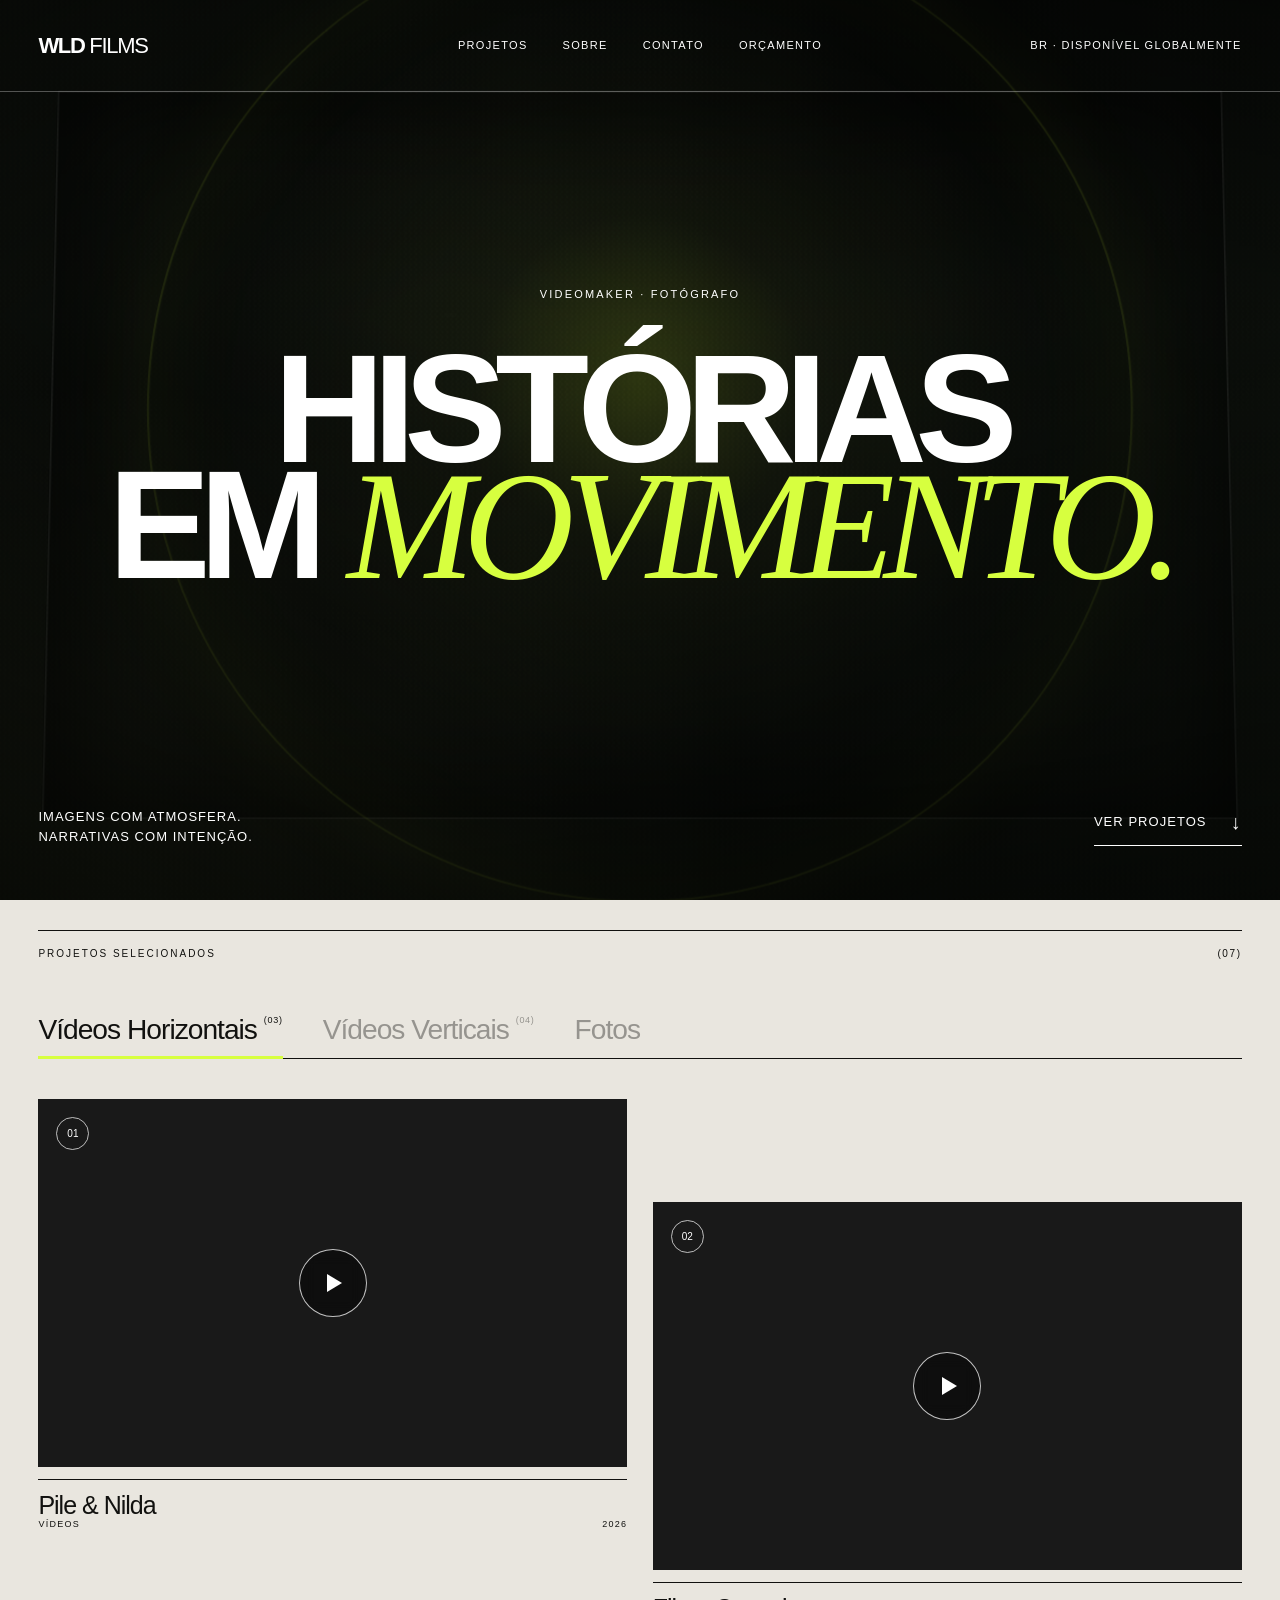
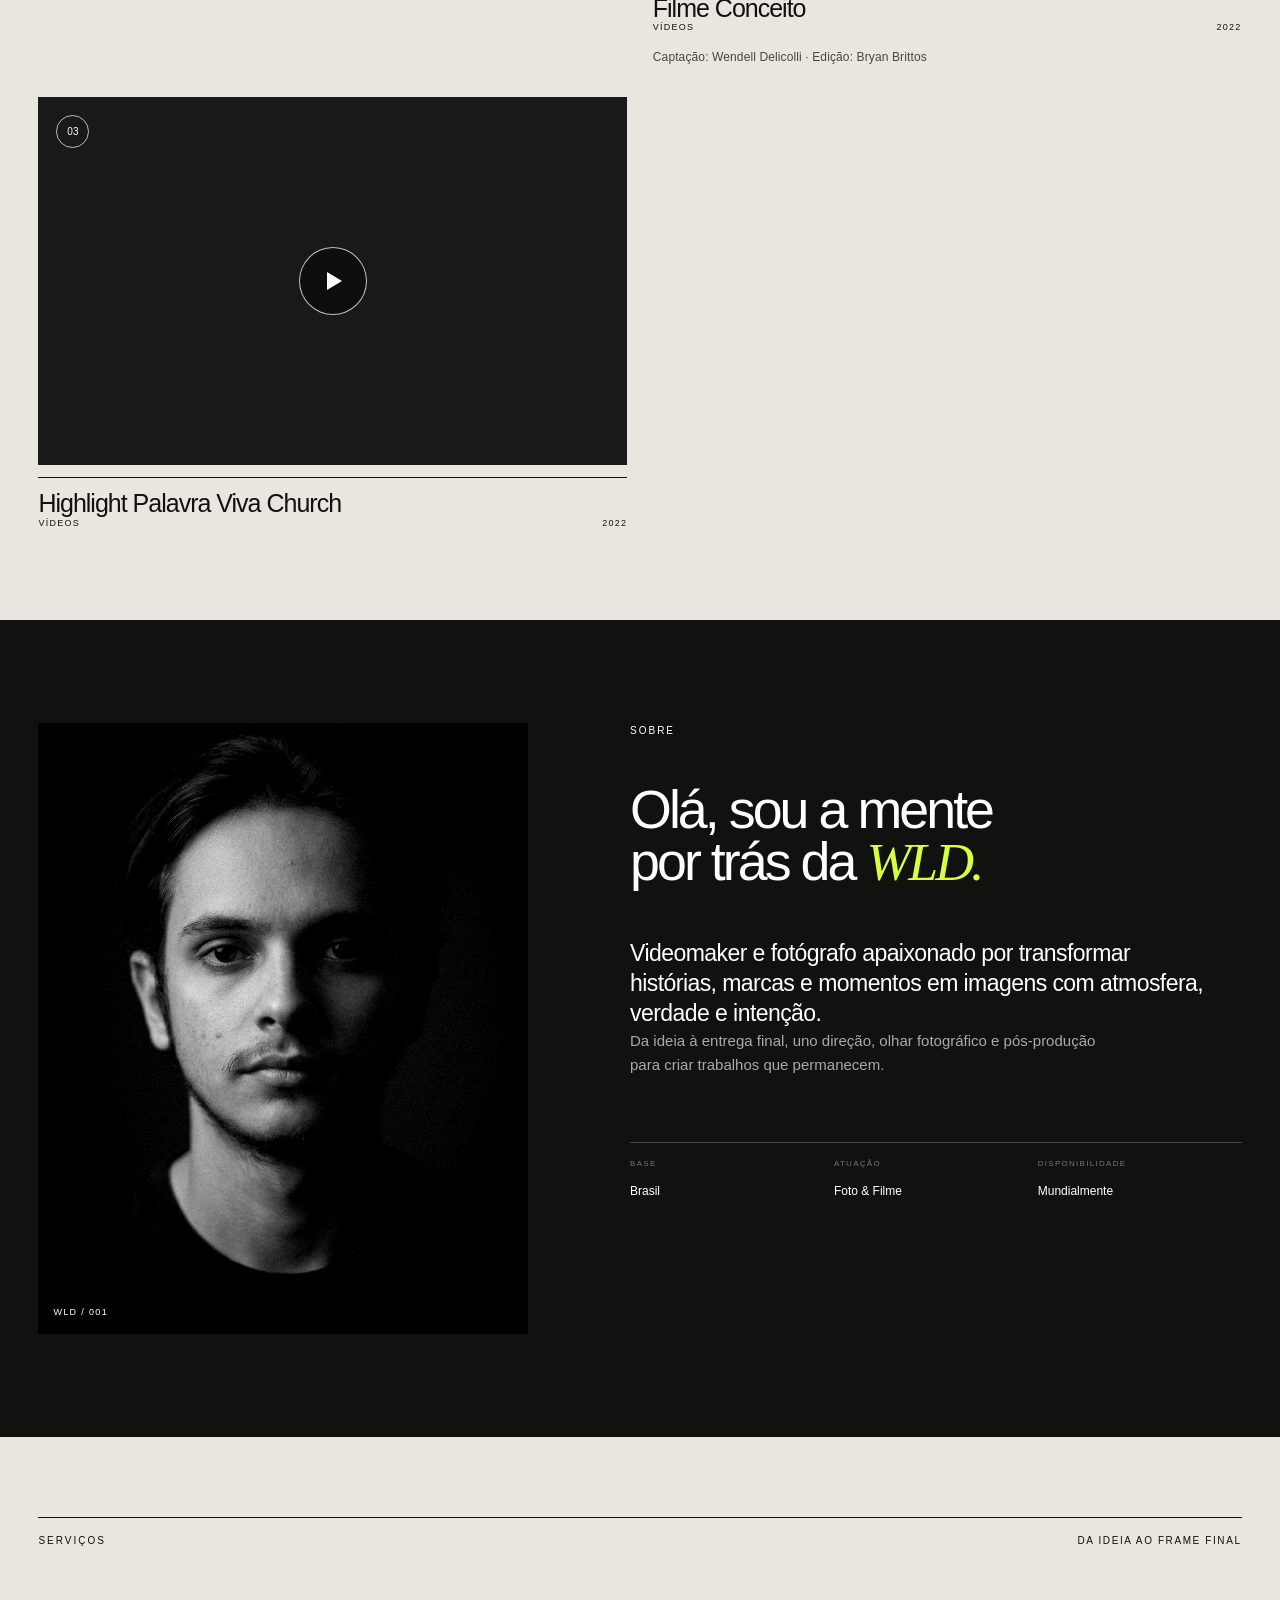
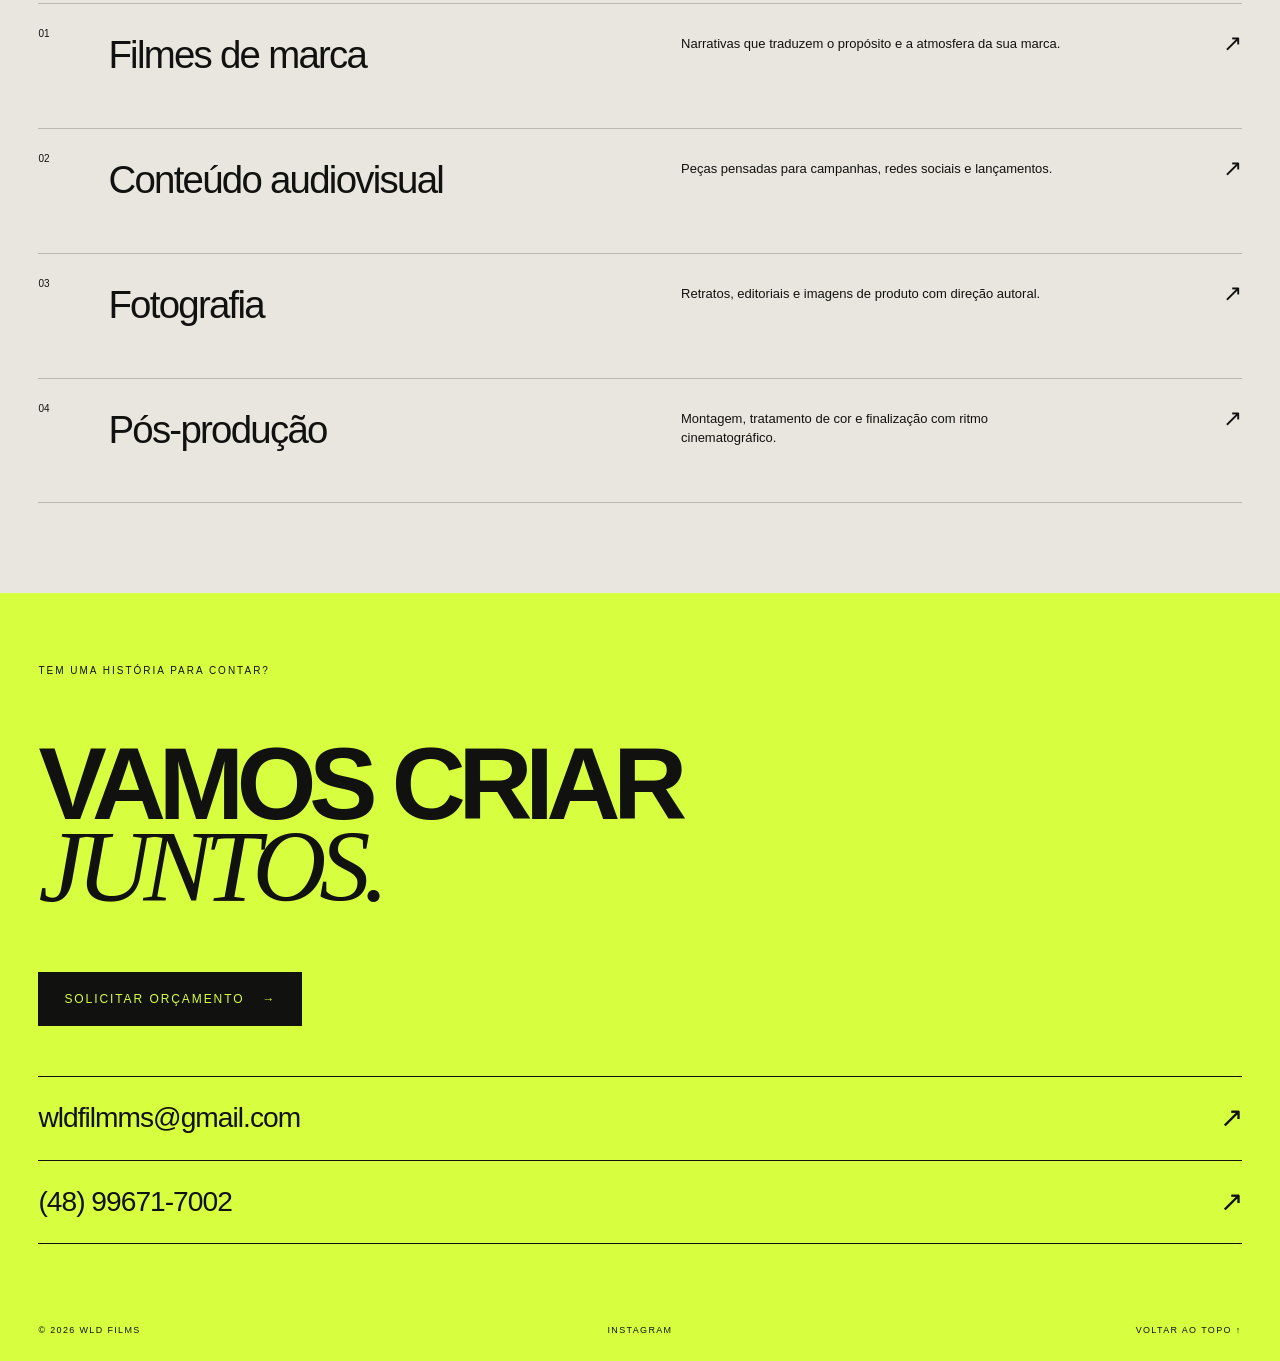
<file: index.html>
<!DOCTYPE html><html lang="pt-BR"><head><title>WLD FILMS — Videomaker &amp; Fotógrafo</title><meta name="description" content="Filmes e fotografias com atmosfera, verdade e intenção."><meta charSet="utf-8"/><meta name="viewport" content="width=device-width, initial-scale=1"/><link rel="preload" href="/images/about-wendell.jpg" as="image"/><link rel="stylesheet" href="/_next/static/css/index.PortraitPreview.css" data-rsc-css-href="/_next/static/css/index.PortraitPreview.css" data-precedence="vite-rsc/importer-resources"/><link rel="stylesheet" href="/assets/site.css?v=9"/>
</head><body><main><header class="topbar"><a class="brand" href="#inicio" aria-label="WLD Films, início">WLD <span>FILMS</span></a><nav aria-label="Navegação principal"><a href="#projetos">Projetos</a><a href="#sobre">Sobre</a><a href="#contato">Contato</a><a href="/orcamento">Orçamento</a></nav><span class="location">BR · DISPONÍVEL GLOBALMENTE</span></header><section class="hero" id="inicio"><div class="hero-visual" aria-hidden="true"><span></span></div><div class="hero-shade"></div><div class="hero-content"><p class="hero-kicker">Videomaker · Fotógrafo</p><h1>HISTÓRIAS<br/>EM <em>MOVIMENTO.</em></h1></div><div class="hero-footer"><p>Imagens com atmosfera.<br/>Narrativas com intenção.</p><a href="#projetos">Ver projetos <span>↓</span></a></div></section><section class="projects" id="projetos"><div class="section-heading"><p class="eyebrow">PROJETOS SELECIONADOS</p><p>(07)</p></div><div class="project-menu" role="tablist" aria-label="Categorias do portfólio">
  <button type="button" role="tab" aria-selected="true" class="active" data-panel="horizontal-panel">Vídeos Horizontais <span>(03)</span></button>
  <button type="button" role="tab" aria-selected="false" data-panel="vertical-panel">Vídeos Verticais <span>(04)</span></button>
  <button type="button" role="tab" aria-selected="false" data-panel="photos-panel">Fotos</button>
</div>
<div id="horizontal-panel" class="project-list horizontal-list portfolio-panel" role="tabpanel">
  
  <article class="project">
    <div class="project-media">
      <video data-src="https://ik.imagekit.io/bix4diucx/PILE%20E%20NILDA.mp4?tr=orig-true" poster="https://i.ytimg.com/vi/80KhZPOzY3s/hqdefault.jpg" aria-label="Pile &amp; Nilda" playsinline preload="none"></video><button class="video-play" type="button" aria-label="Reproduzir Pile &amp; Nilda"></button>
      <span>01</span>
    </div>
    <div class="project-meta">
      <h2>Pile &amp; Nilda</h2><p>Vídeos</p><p>2026</p>
      
    </div>
  </article>
  
  <article class="project">
    <div class="project-media">
      <video data-src="https://ik.imagekit.io/bix4diucx/FILME%20CONCEITO.mp4?tr=orig-true" poster="https://i.ytimg.com/vi/fKIbC9DGHG8/hqdefault.jpg" aria-label="Filme Conceito" playsinline preload="none"></video><button class="video-play" type="button" aria-label="Reproduzir Filme Conceito"></button>
      <span>02</span>
    </div>
    <div class="project-meta">
      <h2>Filme Conceito</h2><p>Vídeos</p><p>2022</p>
      <p class="project-description">Captação: Wendell Delicolli · Edição: Bryan Brittos</p>
    </div>
  </article>
  
  <article class="project">
    <div class="project-media">
      <video data-src="https://ik.imagekit.io/bix4diucx/HIGHLIGHT%20PALAVRA%20VIVA%20CHURCH.mp4?tr=orig-true" poster="https://i.ytimg.com/vi/3Vat3OU_R-0/hqdefault.jpg" aria-label="Highlight Palavra Viva Church" playsinline preload="none"></video><button class="video-play" type="button" aria-label="Reproduzir Highlight Palavra Viva Church"></button>
      <span>03</span>
    </div>
    <div class="project-meta">
      <h2>Highlight Palavra Viva Church</h2><p>Vídeos</p><p>2022</p>
      
    </div>
  </article>
</div>
<div id="vertical-panel" class="project-list vertical-list portfolio-panel" role="tabpanel" hidden>
  
  <article class="project">
    <div class="project-media portrait">
      <video data-src="https://ik.imagekit.io/bix4diucx/COMPILADO.mp4?tr=orig-true" poster="https://i.ytimg.com/vi/lqrhPloH71Q/hqdefault.jpg" aria-label="Compilado" playsinline preload="none"></video><button class="video-play" type="button" aria-label="Reproduzir Compilado"></button>
      <span>04</span>
    </div>
    <div class="project-meta">
      <h2>Compilado</h2><p>Vídeos</p><p>2026</p>
      
    </div>
  </article>
  
  <article class="project">
    <div class="project-media portrait">
      <video data-src="https://ik.imagekit.io/bix4diucx/RENATA%20E%20RAFAEL.mp4?tr=orig-true" poster="https://i.ytimg.com/vi/iHvRf9Fg6II/hqdefault.jpg" aria-label="Rafael &amp; Renata" playsinline preload="none"></video><button class="video-play" type="button" aria-label="Reproduzir Rafael &amp; Renata"></button>
      <span>05</span>
    </div>
    <div class="project-meta">
      <h2>Rafael &amp; Renata</h2><p>Vídeos</p><p>2026</p>
      
    </div>
  </article>
  
  <article class="project">
    <div class="project-media portrait">
      <video data-src="https://ik.imagekit.io/bix4diucx/HIGHLIGHT%20RESTAURANTE.mp4?tr=orig-true" poster="https://i.ytimg.com/vi/HYC5GogoBng/hqdefault.jpg" aria-label="Highlight Restaurante" playsinline preload="none"></video><button class="video-play" type="button" aria-label="Reproduzir Highlight Restaurante"></button>
      <span>06</span>
    </div>
    <div class="project-meta">
      <h2>Highlight Restaurante</h2><p>Vídeos</p><p>2024</p>
      
    </div>
  </article>
  
  <article class="project">
    <div class="project-media portrait">
      <video data-src="https://ik.imagekit.io/bix4diucx/HIGHLIGHT%202%20RESTAURANTE%20.mp4?tr=orig-true" poster="https://i.ytimg.com/vi/I6NNVZsLsoI/hqdefault.jpg" aria-label="Highlight 2" playsinline preload="none"></video><button class="video-play" type="button" aria-label="Reproduzir Highlight 2"></button>
      <span>07</span>
    </div>
    <div class="project-meta">
      <h2>Highlight 2</h2><p>Vídeos</p><p>2024</p>
      
    </div>
  </article>
</div>
<div id="photos-panel" class="photo-empty portfolio-panel" role="tabpanel" hidden>
  <p class="eyebrow">PORTFÓLIO FOTOGRÁFICO</p><h2>Novos ensaios<br><em>em breve.</em></h2><p>Retratos, eventos e histórias registradas com intenção.</p>
</div></section><section class="about" id="sobre"><div class="about-image-wrap"><img src="/images/about-wendell.jpg" alt="Retrato de Wendell Delicolli, criador da WLD Films"/><span>WLD / 001</span></div><div class="about-copy"><p class="eyebrow">SOBRE</p><h2>Olá, sou a mente<br/>por trás da <em>WLD.</em></h2><p class="bio">Videomaker e fotógrafo apaixonado por transformar histórias, marcas e momentos em imagens com atmosfera, verdade e intenção.</p><p class="experience">Da ideia à entrega final, uno direção, olhar fotográfico e pós-produção para criar trabalhos que permanecem.</p><div class="facts"><div><span>BASE</span><strong>Brasil</strong></div><div><span>ATUAÇÃO</span><strong>Foto &amp; Filme</strong></div><div><span>DISPONIBILIDADE</span><strong>Mundialmente</strong></div></div></div></section><section class="services" id="servicos"><div class="section-heading"><p class="eyebrow">SERVIÇOS</p><p>DA IDEIA AO FRAME FINAL</p></div><div class="service-list"><article><span>01</span><h3>Filmes de marca</h3><p>Narrativas que traduzem o propósito e a atmosfera da sua marca.</p><b aria-hidden="true">↗</b></article><article><span>02</span><h3>Conteúdo audiovisual</h3><p>Peças pensadas para campanhas, redes sociais e lançamentos.</p><b aria-hidden="true">↗</b></article><article><span>03</span><h3>Fotografia</h3><p>Retratos, editoriais e imagens de produto com direção autoral.</p><b aria-hidden="true">↗</b></article><article><span>04</span><h3>Pós-produção</h3><p>Montagem, tratamento de cor e finalização com ritmo cinematográfico.</p><b aria-hidden="true">↗</b></article></div></section><footer id="contato"><p class="eyebrow">TEM UMA HISTÓRIA PARA CONTAR?</p><h2>VAMOS CRIAR<br/><em>JUNTOS.</em></h2><a class="quote-cta" href="/orcamento">Solicitar orçamento <span>→</span></a><a class="contact-link" href="mailto:wldfilmms@gmail.com">wldfilmms@gmail.com <span>↗</span></a><a class="contact-link phone-link" href="tel:+5548996717002">(48) 99671-7002 <span>↗</span></a><div class="footer-row"><p>© 2026 WLD FILMS</p><div><a href="https://instagram.com/wldfilms_" target="_blank" rel="noreferrer">Instagram</a></div><a href="#inicio">VOLTAR AO TOPO ↑</a></div></footer></main><script src="/assets/config.js?v=2" defer></script><script src="/portfolio.js?v=5" defer></script></body></html>
</file>
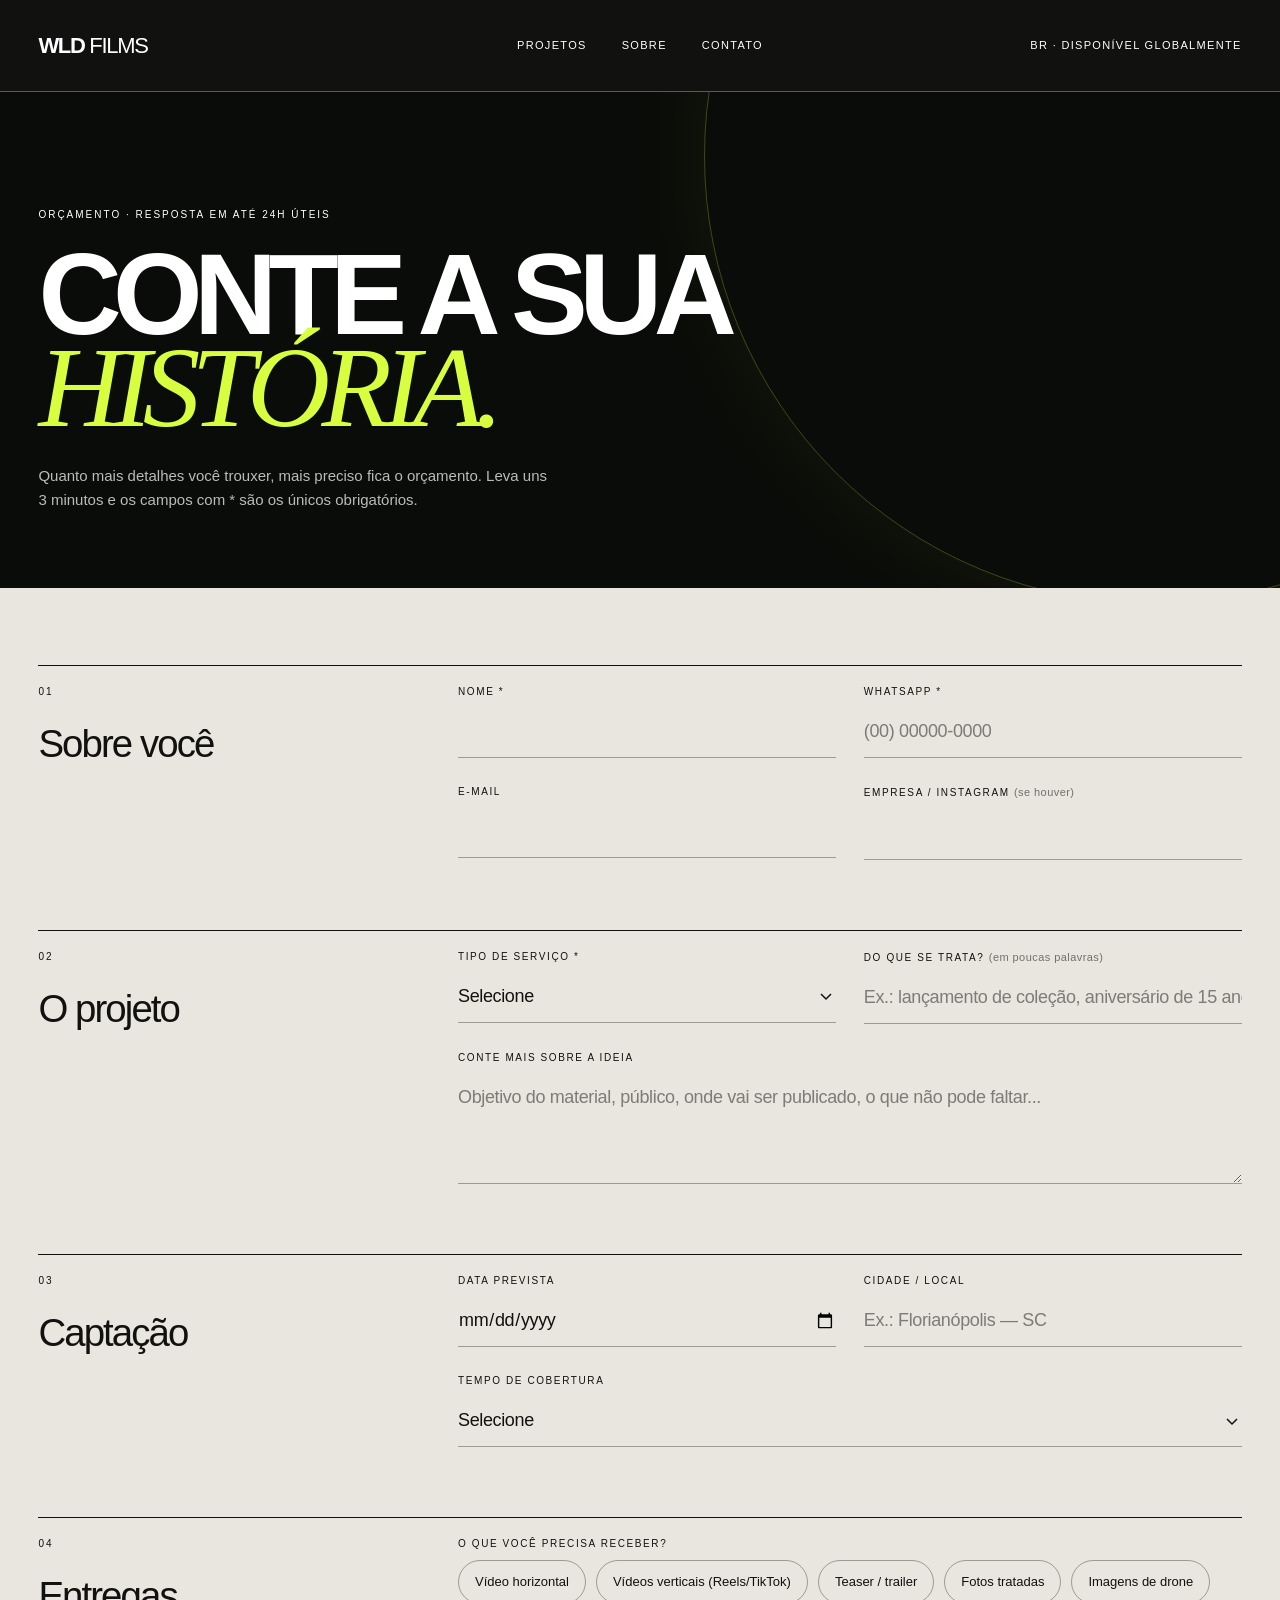
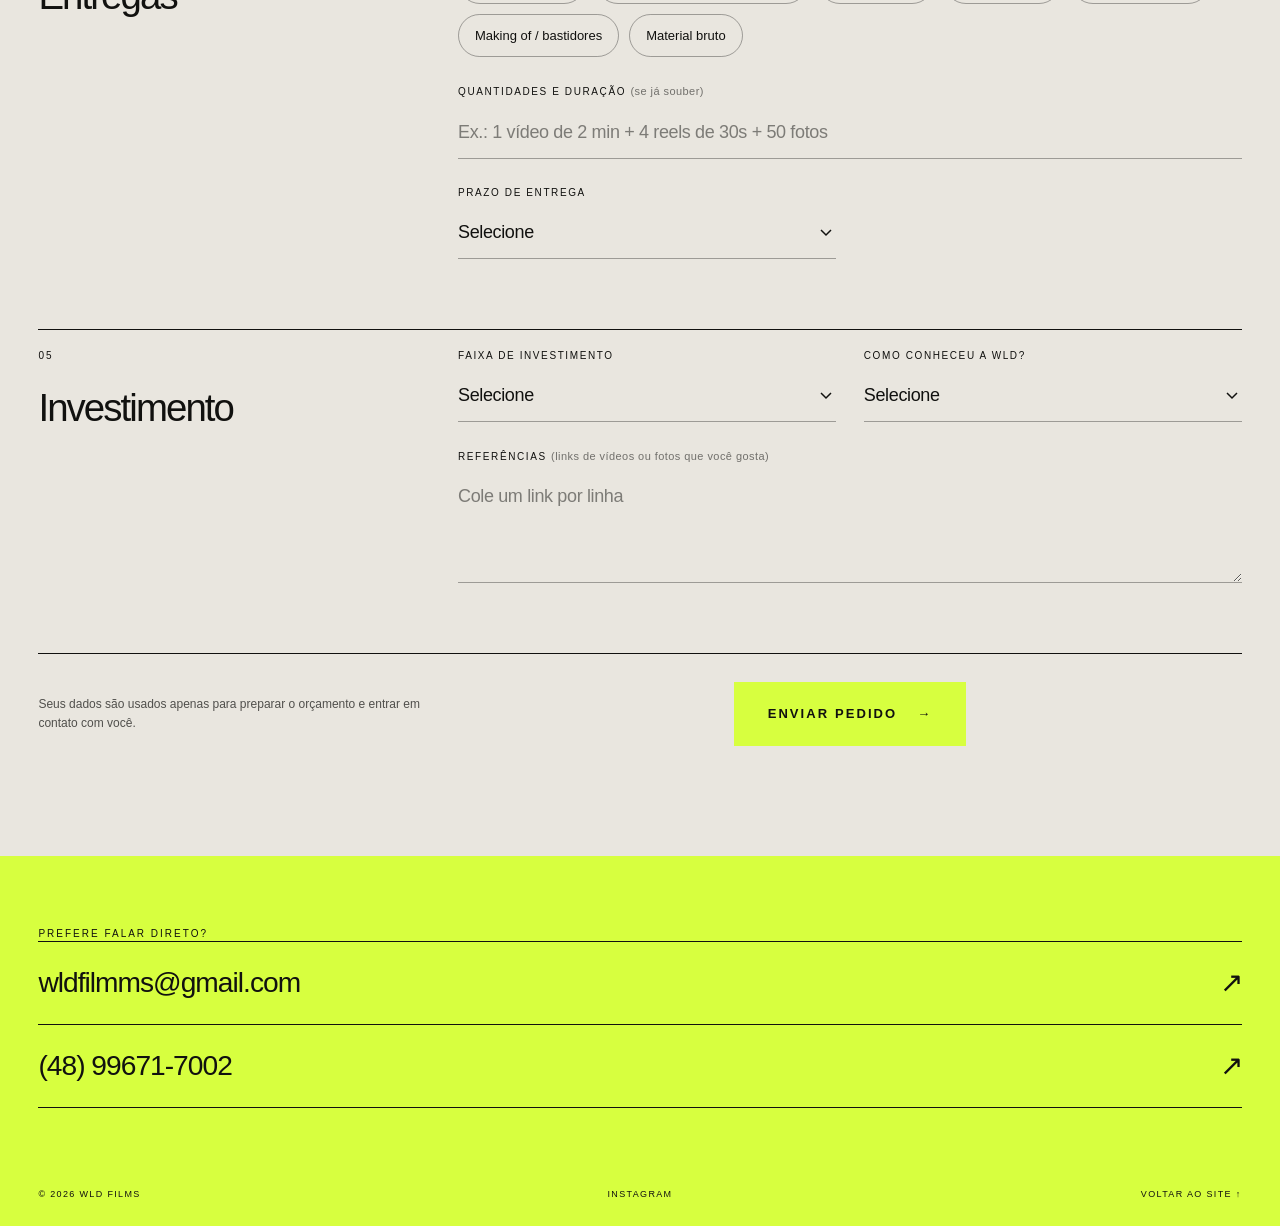
<file: orcamento.html>
<!DOCTYPE html>
<html lang="pt-BR">
<head>
<meta charset="utf-8">
<meta name="viewport" content="width=device-width, initial-scale=1">
<title>Solicitar orçamento — WLD FILMS</title>
<meta name="description" content="Conte sobre o seu projeto de vídeo ou fotografia e receba um orçamento personalizado da WLD Films.">
<link rel="icon" href="/favicon.svg" type="image/svg+xml">
<link rel="stylesheet" href="/_next/static/css/index.PortraitPreview.css">
<link rel="stylesheet" href="/assets/site.css?v=9">
</head>
<body class="quote-page">
<main>
  <header class="topbar">
    <a class="brand" href="/" aria-label="WLD Films, início">WLD <span>FILMS</span></a>
    <nav aria-label="Navegação principal"><a href="/#projetos">Projetos</a><a href="/#sobre">Sobre</a><a href="/#contato">Contato</a></nav>
    <span class="location">BR · DISPONÍVEL GLOBALMENTE</span>
  </header>

  <section class="quote-hero">
    <p class="eyebrow">Orçamento · Resposta em até 24h úteis</p>
    <h1>CONTE A SUA<br><em>HISTÓRIA.</em></h1>
    <p class="lead">Quanto mais detalhes você trouxer, mais preciso fica o orçamento. Leva uns 3 minutos e os campos com * são os únicos obrigatórios.</p>
  </section>

  <form class="quote-form" id="quote-form" novalidate>
    <fieldset>
      <legend>01 <b>Sobre você</b></legend>
      <div class="fields">
        <label class="field"><span>Nome *</span><input name="name" required maxlength="120" autocomplete="name"></label>
        <label class="field"><span>WhatsApp *</span><input name="phone" required maxlength="40" inputmode="tel" autocomplete="tel" placeholder="(00) 00000-0000"></label>
        <label class="field"><span>E-mail</span><input name="email" type="email" maxlength="160" autocomplete="email"></label>
        <label class="field"><span>Empresa / Instagram <small>(se houver)</small></span><input name="company" maxlength="160" autocomplete="organization"></label>
      </div>
    </fieldset>

    <fieldset>
      <legend>02 <b>O projeto</b></legend>
      <div class="fields">
        <label class="field"><span>Tipo de serviço *</span>
          <select name="service" required>
            <option value="">Selecione</option>
            <option>Filme de marca / institucional</option>
            <option>Conteúdo para redes sociais</option>
            <option>Casamento / evento social</option>
            <option>Evento corporativo</option>
            <option>Ensaio fotográfico</option>
            <option>Fotografia de produto</option>
            <option>Pós-produção / edição</option>
            <option>Outro</option>
          </select>
        </label>
        <label class="field"><span>Do que se trata? <small>(em poucas palavras)</small></span><input name="project_type" maxlength="120" placeholder="Ex.: lançamento de coleção, aniversário de 15 anos"></label>
        <label class="field full"><span>Conte mais sobre a ideia</span><textarea name="message" maxlength="4000" placeholder="Objetivo do material, público, onde vai ser publicado, o que não pode faltar..."></textarea></label>
      </div>
    </fieldset>

    <fieldset>
      <legend>03 <b>Captação</b></legend>
      <div class="fields">
        <label class="field"><span>Data prevista</span><input name="event_date" type="date"></label>
        <label class="field"><span>Cidade / local</span><input name="location" maxlength="200" placeholder="Ex.: Florianópolis — SC"></label>
        <label class="field full"><span>Tempo de cobertura</span>
          <select name="duration">
            <option value="">Selecione</option>
            <option>Até 2 horas</option>
            <option>Meio período (até 4h)</option>
            <option>Diária (até 8h)</option>
            <option>Mais de um dia</option>
            <option>Sem captação — só edição</option>
            <option>Não sei ainda</option>
          </select>
        </label>
      </div>
    </fieldset>

    <fieldset>
      <legend>04 <b>Entregas</b></legend>
      <div class="fields">
        <div class="field full"><span>O que você precisa receber?</span>
          <div class="chips">
            <label><input type="checkbox" name="deliverables" value="Vídeo horizontal"><span>Vídeo horizontal</span></label>
            <label><input type="checkbox" name="deliverables" value="Vídeos verticais (Reels/TikTok)"><span>Vídeos verticais (Reels/TikTok)</span></label>
            <label><input type="checkbox" name="deliverables" value="Teaser / trailer"><span>Teaser / trailer</span></label>
            <label><input type="checkbox" name="deliverables" value="Fotos tratadas"><span>Fotos tratadas</span></label>
            <label><input type="checkbox" name="deliverables" value="Imagens de drone"><span>Imagens de drone</span></label>
            <label><input type="checkbox" name="deliverables" value="Making of / bastidores"><span>Making of / bastidores</span></label>
            <label><input type="checkbox" name="deliverables" value="Material bruto"><span>Material bruto</span></label>
          </div>
        </div>
        <label class="field full"><span>Quantidades e duração <small>(se já souber)</small></span><input name="deliverables_detail" maxlength="1000" placeholder="Ex.: 1 vídeo de 2 min + 4 reels de 30s + 50 fotos"></label>
        <label class="field"><span>Prazo de entrega</span>
          <select name="deadline">
            <option value="">Selecione</option>
            <option>Sem pressa</option>
            <option>Até 30 dias</option>
            <option>Até 15 dias</option>
            <option>Urgente (até 7 dias)</option>
          </select>
        </label>
      </div>
    </fieldset>

    <fieldset>
      <legend>05 <b>Investimento</b></legend>
      <div class="fields">
        <label class="field"><span>Faixa de investimento</span>
          <select name="budget_range">
            <option value="">Selecione</option>
            <option>Até R$ 1.000</option>
            <option>R$ 1.000 a R$ 3.000</option>
            <option>R$ 3.000 a R$ 6.000</option>
            <option>R$ 6.000 a R$ 10.000</option>
            <option>Acima de R$ 10.000</option>
            <option>Prefiro conversar</option>
          </select>
        </label>
        <label class="field"><span>Como conheceu a WLD?</span>
          <select name="source">
            <option value="">Selecione</option>
            <option>Instagram</option>
            <option>Indicação</option>
            <option>Google</option>
            <option>Já sou cliente</option>
            <option>Outro</option>
          </select>
        </label>
        <label class="field full"><span>Referências <small>(links de vídeos ou fotos que você gosta)</small></span><textarea name="references_links" maxlength="1500" placeholder="Cole um link por linha"></textarea></label>
      </div>
    </fieldset>

    <label class="hp" aria-hidden="true">Não preencha<input name="website" tabindex="-1" autocomplete="off"></label>

    <div class="quote-submit">
      <p>Seus dados são usados apenas para preparar o orçamento e entrar em contato com você.</p>
      <button type="submit">Enviar pedido <span>→</span></button>
      <p class="form-status" id="form-status" role="status" aria-live="polite"></p>
    </div>
  </form>

  <section class="quote-done" id="quote-done" hidden>
    <p class="eyebrow">Pedido recebido</p>
    <h2>OBRIGADO,<br><em id="done-name">até já.</em></h2>
    <p>Recebi as informações do seu projeto e retorno com o orçamento em até 24 horas úteis. Se quiser adiantar a conversa, me chama no WhatsApp.</p>
    <a id="done-whatsapp" href="https://wa.me/5548996717002" target="_blank" rel="noreferrer">Falar no WhatsApp <span>↗</span></a>
  </section>

  <footer id="contato">
    <p class="eyebrow">PREFERE FALAR DIRETO?</p>
    <a class="contact-link" href="mailto:wldfilmms@gmail.com">wldfilmms@gmail.com <span>↗</span></a>
    <a class="contact-link phone-link" href="https://wa.me/5548996717002" target="_blank" rel="noreferrer">(48) 99671-7002 <span>↗</span></a>
    <div class="footer-row"><p>© 2026 WLD FILMS</p><div><a href="https://instagram.com/wldfilms_" target="_blank" rel="noreferrer">Instagram</a></div><a href="/">VOLTAR AO SITE ↑</a></div>
  </footer>
</main>
<script src="/assets/config.js?v=2" defer></script>
<script src="/assets/orcamento.js?v=1" defer></script>
</body>
</html>
</file>
<file: _next/static/css/index.PortraitPreview.css>
/*! tailwindcss v4.2.1 | MIT License | https://tailwindcss.com */
@layer theme{:root,:host{--font-sans:ui-sans-serif, system-ui, sans-serif, "Apple Color Emoji", "Segoe UI Emoji", "Segoe UI Symbol", "Noto Color Emoji";--font-mono:ui-monospace, SFMono-Regular, Menlo, Monaco, Consolas, "Liberation Mono", "Courier New", monospace;--spacing:.25rem;--default-font-family:var(--font-sans);--default-mono-font-family:var(--font-mono)}}@layer base{*,:after,:before{box-sizing:border-box;border:0 solid;margin:0;padding:0}::backdrop{box-sizing:border-box;border:0 solid;margin:0;padding:0}::file-selector-button{box-sizing:border-box;border:0 solid;margin:0;padding:0}html,:host{-webkit-text-size-adjust:100%;tab-size:4;line-height:1.5;font-family:var(--default-font-family,ui-sans-serif, system-ui, sans-serif, "Apple Color Emoji", "Segoe UI Emoji", "Segoe UI Symbol", "Noto Color Emoji");font-feature-settings:var(--default-font-feature-settings,normal);font-variation-settings:var(--default-font-variation-settings,normal);-webkit-tap-highlight-color:transparent}hr{height:0;color:inherit;border-top-width:1px}abbr:where([title]){-webkit-text-decoration:underline dotted;text-decoration:underline dotted}h1,h2,h3,h4,h5,h6{font-size:inherit;font-weight:inherit}a{color:inherit;-webkit-text-decoration:inherit;-webkit-text-decoration:inherit;-webkit-text-decoration:inherit;-webkit-text-decoration:inherit;text-decoration:inherit}b,strong{font-weight:bolder}code,kbd,samp,pre{font-family:var(--default-mono-font-family,ui-monospace, SFMono-Regular, Menlo, Monaco, Consolas, "Liberation Mono", "Courier New", monospace);font-feature-settings:var(--default-mono-font-feature-settings,normal);font-variation-settings:var(--default-mono-font-variation-settings,normal);font-size:1em}small{font-size:80%}sub,sup{vertical-align:baseline;font-size:75%;line-height:0;position:relative}sub{bottom:-.25em}sup{top:-.5em}table{text-indent:0;border-color:inherit;border-collapse:collapse}:-moz-focusring{outline:auto}progress{vertical-align:baseline}summary{display:list-item}ol,ul,menu{list-style:none}img,svg,video,canvas,audio,iframe,embed,object{vertical-align:middle;display:block}img,video{max-width:100%;height:auto}button,input,select,optgroup,textarea{font:inherit;font-feature-settings:inherit;font-variation-settings:inherit;letter-spacing:inherit;color:inherit;opacity:1;background-color:#0000;border-radius:0}::file-selector-button{font:inherit;font-feature-settings:inherit;font-variation-settings:inherit;letter-spacing:inherit;color:inherit;opacity:1;background-color:#0000;border-radius:0}:where(select:is([multiple],[size])) optgroup{font-weight:bolder}:where(select:is([multiple],[size])) optgroup option{padding-inline-start:20px}::file-selector-button{margin-inline-end:4px}::placeholder{opacity:1}@supports (not ((-webkit-appearance:-apple-pay-button))) or (contain-intrinsic-size:1px){::placeholder{color:currentColor}@supports (color:color-mix(in lab, red, red)){::placeholder{color:color-mix(in oklab, currentcolor 50%, transparent)}}}textarea{resize:vertical}::-webkit-search-decoration{-webkit-appearance:none}::-webkit-date-and-time-value{min-height:1lh;text-align:inherit}::-webkit-datetime-edit{display:inline-flex}::-webkit-datetime-edit-fields-wrapper{padding:0}::-webkit-datetime-edit{padding-block:0}::-webkit-datetime-edit-year-field{padding-block:0}::-webkit-datetime-edit-month-field{padding-block:0}::-webkit-datetime-edit-day-field{padding-block:0}::-webkit-datetime-edit-hour-field{padding-block:0}::-webkit-datetime-edit-minute-field{padding-block:0}::-webkit-datetime-edit-second-field{padding-block:0}::-webkit-datetime-edit-millisecond-field{padding-block:0}::-webkit-datetime-edit-meridiem-field{padding-block:0}::-webkit-calendar-picker-indicator{line-height:1}:-moz-ui-invalid{box-shadow:none}button,input:where([type=button],[type=reset],[type=submit]){-webkit-appearance:button;appearance:button}::file-selector-button{-webkit-appearance:button;appearance:button}::-webkit-inner-spin-button{height:auto}::-webkit-outer-spin-button{height:auto}[hidden]:where(:not([hidden=until-found])){display:none!important}}@layer components;@layer utilities{.visible{visibility:visible}.relative{position:relative}.start{inset-inline-start:var(--spacing)}.table{display:table}}:root{--ink:#11110f;--paper:#e9e6df;--acid:#d7ff3f;--line:#11110f38;--gutter:clamp(18px,3vw,58px)}*{box-sizing:border-box}html{scroll-behavior:smooth;scroll-padding-top:24px;overflow-x:hidden}body{background:var(--paper);min-width:280px;color:var(--ink);margin:0;font-family:Arial,Helvetica,sans-serif;overflow-x:hidden}main{width:100%;overflow:clip}a{color:inherit;text-decoration:none}img{width:100%;display:block}::selection{background:var(--acid);color:var(--ink)}.topbar{z-index:5;width:100%;height:92px;padding:0 var(--gutter);color:#fff;text-transform:uppercase;letter-spacing:.12em;border-bottom:1px solid #ffffff4d;grid-template-columns:1fr auto 1fr;align-items:center;font-size:11px;display:grid;position:absolute;top:0;left:0}.brand{letter-spacing:-.06em;font-size:22px;font-weight:900}.brand span{font-weight:400}.topbar nav{gap:35px;display:flex}.topbar nav a{transition:opacity .2s}.topbar nav a:hover{opacity:.55}.location{justify-self:end}.hero{color:#fff;height:min(900px,100svh);min-height:100svh;padding:120px var(--gutter) 54px;background:#0a0c09;flex-direction:column;justify-content:center;display:flex;position:relative;overflow:hidden}.hero-visual{--mx:0px;--my:0px;--imx:0px;--imy:0px;--rx:0deg;--ry:0deg;transform:translate3d(var(--mx),var(--my),0) scale(1.04);will-change:transform;background:radial-gradient(circle at 50% 43%,#d7ff3f33 0,#798c3c1a 18%,#0000 43%),radial-gradient(at 12% 95%,#68764438,#0000 38%),linear-gradient(135deg,#11150f 0%,#080a08 46%,#141a12 100%);transition:transform .55s cubic-bezier(.2,.7,.2,1);position:absolute;inset:-4%;overflow:hidden}.hero-visual:before{content:"";transform:perspective(900px) rotateX(calc(2deg + var(--ry))) rotateY(var(--rx));border:1px solid #ffffff24;transition:transform .7s cubic-bezier(.2,.7,.2,1);position:absolute;inset:14% 9%;box-shadow:0 0 0 1px #00000040,inset 0 0 120px #000000b3}.hero-visual:after{content:"";width:74vw;min-width:760px;height:74vw;min-height:760px;left:calc(50% + var(--mx));top:calc(46% + var(--my));border:1px solid #d7ff3f40;border-radius:50%;transition:left .75s cubic-bezier(.2,.7,.2,1),top .75s cubic-bezier(.2,.7,.2,1);animation:7s ease-in-out infinite alternate breathe;position:absolute;transform:translate(-50%,-50%);box-shadow:0 0 90px #d7ff3f0f,inset 0 0 120px #d7ff3f0a}.hero-visual span{opacity:.16;mix-blend-mode:soft-light;transform:translate3d(var(--imx),var(--imy),0);background-image:repeating-radial-gradient(circle at 20% 30%,#ffffffb3 0 1px,#0000 1px 4px);background-size:5px 5px;transition:transform .8s cubic-bezier(.2,.7,.2,1);position:absolute;inset:-4%}.hero-shade{background:linear-gradient(#00000057,#0000 35%,#0000008c),linear-gradient(90deg,#00000040,#0000 35%,#0003);position:absolute;inset:0}.hero-content,.hero-footer{z-index:1;position:relative}.hero-content{inset:50% var(--gutter) auto;text-align:center;position:absolute;transform:translateY(-50%)}.hero-kicker{text-align:center;text-transform:uppercase;letter-spacing:.2em;align-self:center;margin:0 0 18px;font-size:11px;transform:translateY(-30px)}.hero h1{text-align:center;letter-spacing:-.075em;width:100%;margin:0;font-size:clamp(72px,12vw,180px);font-weight:800;line-height:.76}em{font-family:Georgia,Times New Roman,serif;font-weight:400}.hero h1 em{color:var(--acid)}.hero-footer{text-transform:uppercase;letter-spacing:.08em;justify-content:space-between;align-items:flex-end;margin-top:auto;font-size:13px;line-height:1.5;display:flex}.hero-footer p{margin:0}.hero-footer a{border-bottom:1px solid #fff;align-items:center;gap:24px;padding-bottom:8px;display:flex}.hero-footer a span{font-size:20px}.eyebrow{letter-spacing:.2em;text-transform:uppercase;margin:0;font-size:10px}.projects,.services{padding:30px var(--gutter) 90px}.section-heading{border-top:1px solid var(--ink);letter-spacing:.16em;justify-content:space-between;padding:15px 0 55px;font-size:10px;display:flex}.section-heading p{margin:0}.project-menu{border-bottom:1px solid var(--ink);gap:12px;max-width:100%;margin-bottom:40px;display:flex}.project-menu button{-webkit-appearance:none;appearance:none;color:var(--ink);letter-spacing:-.035em;cursor:pointer;opacity:.38;background:0 0;border:0;margin-right:28px;padding:0 0 14px;font:500 clamp(18px,2.2vw,30px)/1 Arial,sans-serif;position:relative}.project-menu button:after{content:"";background:var(--acid);transform-origin:0;height:3px;transition:transform .25s;position:absolute;bottom:-1px;left:0;right:0;transform:scaleX(0)}.project-menu button.active{opacity:1}.project-menu button.active:after{transform:scaleX(1)}.project-menu span{letter-spacing:.08em;vertical-align:top;font-size:9px}.project-list{grid-template-columns:repeat(12,1fr);gap:30px 2vw;display:grid}.project{grid-column:span 6}.project:nth-child(2n){margin-top:8vw}.project-media{aspect-ratio:16/10;background:#191919;position:relative;overflow:hidden}.project-media.portrait{aspect-ratio:4/5;background:#2b2b2b}.vertical-list .project{grid-column:span 5}.vertical-list .project:nth-child(2n){grid-column:7/span 5}.project-media video{object-fit:contain;background:#191919;border:0;width:100%;height:100%;display:block}.project-media.portrait video:not([controls]){object-fit:cover;object-position:center}.video-play{cursor:pointer;backdrop-filter:blur(8px);color:#fff;background:#0a0a0ab8;border:1px solid #ffffffbf;border-radius:50%;width:68px;height:68px;display:grid;place-items:center;padding:0;transition:background .2s,transform .2s;position:absolute;inset:50% auto auto 50%;transform:translate(-50%,-50%)}.video-play:before{content:"";display:block;width:0;height:0;margin-left:4px;border-top:9px solid transparent;border-bottom:9px solid transparent;border-left:15px solid currentColor}.video-play:hover{color:var(--ink);background:var(--acid);transform:translate(-50%,-50%) scale(1.06)}.project-media span{color:#fff;border:1px solid #ffffffb3;border-radius:50%;place-items:center;width:33px;height:33px;font-size:10px;display:grid;position:absolute;top:18px;left:18px}.project-meta{border-top:1px solid var(--ink);grid-template-columns:1fr auto;gap:4px 20px;margin-top:12px;padding-top:9px;display:grid}.project-meta h2{letter-spacing:-.04em;margin:0;font-size:25px;font-weight:500}.project-meta p{letter-spacing:.14em;text-transform:uppercase;margin:0;font-size:9px}.project-meta p:last-child{grid-column:2}.project-meta .project-description{text-transform:none;letter-spacing:.03em;grid-column:1/-1;margin-top:8px;line-height:1.5}.sample-note{letter-spacing:.12em;text-transform:uppercase;opacity:.55;margin:60px 0 0;font-size:9px}.photo-empty{text-align:center;color:#fff;background:radial-gradient(circle at 50% 40%,#d7ff3f29,#0000 32%),linear-gradient(135deg,#11150f,#070806 62%,#161b12);flex-direction:column;justify-content:center;align-items:center;min-height:62vh;padding:8vw 4vw;display:flex;position:relative;overflow:hidden}.photo-empty:before{content:"";pointer-events:none;border:1px solid #ffffff29;position:absolute;inset:6%}.photo-empty h2{letter-spacing:-.065em;margin:28px 0 25px;font-size:clamp(54px,8vw,118px);font-weight:700;line-height:.82;position:relative}.photo-empty h2 em{color:var(--acid)}.photo-empty>p:last-child{color:#aaa;max-width:420px;margin:0;font-size:13px;line-height:1.6;position:relative}.about{background:var(--ink);color:#fff;padding:clamp(72px,8vw,150px) var(--gutter);grid-template-columns:minmax(0,1fr) minmax(0,1.25fr);gap:clamp(55px,8vw,150px);display:grid}.about-image-wrap{align-self:center;position:relative}.about-image-wrap img{aspect-ratio:4/5;object-fit:cover;filter:grayscale()contrast(1.1)}.about-image-wrap span{letter-spacing:.15em;font-size:9px;position:absolute;bottom:15px;left:15px}.about-copy h2{letter-spacing:-.055em;margin:45px 0 50px;font-size:clamp(38px,4.2vw,64px);font-weight:500;line-height:.98}.about-copy h2 em{color:var(--acid)}.bio{letter-spacing:-.025em;max-width:580px;font-size:clamp(20px,1.8vw,28px);line-height:1.3}.experience{color:#aaa;max-width:490px;font-size:15px;line-height:1.6}.facts{border-top:1px solid #444;grid-template-columns:repeat(3,1fr);margin-top:65px;display:grid}.facts div{flex-direction:column;gap:12px;padding:15px 0;display:flex}.facts span{color:#777;letter-spacing:.16em;font-size:8px}.facts strong{font-size:12px;font-weight:400}.services{padding-top:80px}.service-list article{border-top:1px solid var(--line);grid-template-columns:70px 1.1fr 1fr 40px;align-items:start;min-height:125px;padding:22px 0;transition:padding .3s,background .3s;display:grid}.service-list article:last-child{border-bottom:1px solid var(--line)}.service-list article:hover{background:var(--acid);padding-left:18px}.service-list span{font-size:10px}.service-list h3{letter-spacing:-.045em;margin:0;font-size:clamp(26px,3vw,44px);font-weight:500}.service-list p{max-width:380px;margin:8px 0 0;font-size:13px;line-height:1.5}.service-list b{justify-self:end;font-size:23px;font-weight:400}footer{background:var(--acid);padding:70px var(--gutter) 24px}footer h2{letter-spacing:-.07em;margin:65px 0;font-size:clamp(58px,8vw,112px);font-weight:800;line-height:.8}footer h2 em{font-weight:400}.contact-link{border-top:1px solid var(--ink);border-bottom:1px solid var(--ink);letter-spacing:-.035em;overflow-wrap:anywhere;justify-content:space-between;gap:20px;padding:20px 0;font-size:clamp(18px,2.2vw,30px);display:flex}.phone-link{border-top:0}.footer-row{letter-spacing:.15em;text-transform:uppercase;grid-template-columns:1fr 1fr 1fr;align-items:end;margin-top:80px;font-size:9px;display:grid}.footer-row div{justify-self:center;gap:25px;display:flex}.footer-row>a{justify-self:end}@keyframes breathe{0%{opacity:.45;transform:translate(-50%,-50%)scale(.96)}to{opacity:1;transform:translate(-50%,-50%)scale(1.03)}}@media (prefers-reduced-motion:reduce){html{scroll-behavior:auto}.hero-visual:after{animation:none}*{transition:none!important}}@media (max-width:1100px){.topbar{grid-template-columns:1fr auto}.location{display:none}.hero h1{font-size:clamp(72px,13vw,145px)}.about{gap:6vw}.service-list article{grid-template-columns:55px 1fr 1fr 30px}}@media (max-width:900px){.hero{height:100svh;min-height:680px}.hero h1{font-size:clamp(70px,15vw,122px)}.project-meta h2{font-size:clamp(20px,2.7vw,25px)}.about{grid-template-columns:minmax(0,1fr);gap:58px}.about-image-wrap{width:min(72vw,560px)}.about-copy{max-width:720px}}@media (max-width:700px){.topbar{grid-template-columns:1fr auto;height:72px;font-size:9px}.brand{font-size:19px}.topbar nav{gap:16px}.topbar nav a:nth-child(2){display:none}.hero{height:100svh;min-height:620px;padding-top:100px;padding-bottom:32px}.hero h1{font-size:clamp(50px,16vw,80px);letter-spacing:-.06em;white-space:nowrap;line-height:.84}.hero h1 em{letter-spacing:-.035em;font-size:.62em}.hero-kicker{font-size:9px;transform:translateY(-18px)}.hero-footer p{display:none}.hero-footer{font-size:11px}.hero-footer a{margin-left:auto}.projects,.services{padding-top:24px;padding-bottom:68px}.section-heading{padding-bottom:40px}.project-menu{margin-right:calc(var(--gutter) * -1);padding-right:var(--gutter);overscroll-behavior-inline:contain;scrollbar-width:none;gap:5px;overflow-x:auto}.project-menu::-webkit-scrollbar{display:none}.project-menu button{white-space:nowrap;flex:none;margin-right:14px;font-size:18px}.project-list{display:block}.project,.project:nth-child(2n),.vertical-list .project,.vertical-list .project:nth-child(2n){width:100%;margin:0 0 64px}.project:last-child{margin-bottom:0}.project-meta{gap:5px 12px}.project-meta h2{font-size:22px}.project-media span{top:12px;left:12px}.photo-empty{min-height:52vh;padding:72px 22px}.photo-empty h2{font-size:clamp(46px,15vw,76px)}.about{padding-top:68px;padding-bottom:68px}.about-image-wrap{width:min(100%,560px)}.about-copy h2{margin:34px 0}.bio{font-size:clamp(20px,6vw,27px)}.experience{font-size:14px}.facts{grid-template-columns:1fr;margin-top:48px}.facts div{border-bottom:1px solid #333}.services{padding-top:58px}.service-list article{grid-template-columns:36px minmax(0,1fr) 24px;gap:0 8px;min-height:142px}.service-list article p{grid-column:2}.service-list article b{grid-area:1/3}footer{padding-top:54px}footer h2{margin:52px 0;font-size:clamp(54px,17vw,92px)}.footer-row{grid-template-columns:1fr auto;gap:28px;margin-top:58px}.footer-row div{display:none}}@media (max-width:420px){:root{--gutter:18px}.topbar nav{gap:12px}.topbar nav a:first-child{display:none}.hero{min-height:560px}.hero h1{font-size:clamp(48px,15.5vw,64px)}.hero h1 em{font-size:.6em}.hero-kicker{letter-spacing:.16em}.section-heading{padding-bottom:34px}.project-menu button{margin-right:10px;font-size:16px}.project-meta{grid-template-columns:minmax(0,1fr) auto}.project-meta h2{font-size:20px}.service-list article{min-height:155px}.service-list h3{font-size:27px}.contact-link{padding:18px 0;font-size:17px}.footer-row{letter-spacing:.1em;font-size:8px}}@media (max-height:650px) and (min-width:701px){.hero{height:100svh;min-height:560px;padding-bottom:28px}.hero h1{font-size:min(12vw,112px)}.hero-kicker{margin-bottom:10px;transform:translateY(-14px)}.hero-footer{font-size:10px}}
</file>
<file: assets/site.css>
/* Complementos do site público (fotos, lightbox, orçamento) */

.project-embed{position:absolute;inset:0;width:100%;height:100%;border:0;background:#000;z-index:2}

/* Título, ano, legenda e créditos dos projetos */
.project-meta{grid-template-columns:minmax(0,1fr) auto;align-items:baseline;gap:0 20px;padding-top:12px}
.project-meta h2{grid-column:1/-1;grid-row:1;line-height:1.05}
.project-meta .project-tag,.project-meta p.project-tag:last-child{grid-column:1;grid-row:2;margin-top:8px;opacity:.5;line-height:1.6}
.project-meta p:last-child.project-description,.project-meta .project-description{grid-column:1/-1;margin-top:14px;font-size:12px;letter-spacing:.01em;line-height:1.6;max-width:62ch;opacity:.75}
.project-credits{grid-column:2;grid-row:1/span 2;align-self:end;display:flex;flex-wrap:wrap;justify-content:flex-end;gap:6px 28px;margin:0;padding:0;text-align:right}
.project-credits div{display:flex;flex-direction:column;align-items:flex-end;gap:4px}
.project-credits dt{font-size:9px;letter-spacing:.16em;text-transform:uppercase;opacity:.45}
.project-credits dd{margin:0;font-size:12px;letter-spacing:.02em}

/* Projetos de foto */
.photo-list .project{grid-column:span 4}
.photo-list .project:nth-child(2n){margin-top:0}
.photo-list .project:nth-child(3n+2){margin-top:6vw}
.photo-open{display:block;width:100%;aspect-ratio:4/5;padding:0;border:0;cursor:zoom-in;color:#fff}
.photo-open img{width:100%;height:100%;object-fit:cover;transition:transform .6s cubic-bezier(.2,.7,.2,1),filter .4s}
.photo-open:hover img{transform:scale(1.035);filter:brightness(.85)}
.photo-count{position:absolute;right:16px;bottom:14px;font-style:normal;font-size:9px;letter-spacing:.16em;text-transform:uppercase;background:#0a0a0ab8;backdrop-filter:blur(8px);padding:7px 10px;border-radius:999px}

.lightbox{position:fixed;inset:0;z-index:50;background:#070806f2;display:grid;grid-template-columns:72px 1fr 72px;align-items:center;padding:64px 12px 32px;color:#fff}
.lightbox[hidden]{display:none}
.lightbox img{grid-column:2;max-width:100%;max-height:calc(100svh - 110px);width:auto;margin:auto;object-fit:contain}
.lightbox button{background:none;border:1px solid #ffffff59;color:#fff;border-radius:50%;width:52px;height:52px;font-size:20px;cursor:pointer;justify-self:center;transition:background .2s,color .2s}
.lightbox button:hover{background:var(--acid);color:var(--ink);border-color:var(--acid)}
.lightbox-close{position:absolute;top:14px;right:16px}
.lightbox-title,.lightbox-count{position:absolute;top:30px;margin:0;font-size:10px;letter-spacing:.18em;text-transform:uppercase}
.lightbox-title{left:24px}
.lightbox-count{left:50%;transform:translateX(-50%);color:#aaa}

/* Chamada para orçamento no rodapé */
.quote-cta{display:inline-flex;align-items:center;gap:18px;margin:0 0 50px;padding:18px 26px;background:var(--ink);color:var(--acid);font-size:12px;letter-spacing:.16em;text-transform:uppercase;transition:gap .25s}
.quote-cta:hover{gap:30px}

@media (max-width:760px){
  .project-credits{grid-column:1/-1;grid-row:auto;justify-content:flex-start;text-align:left;margin-top:16px}
  .project-credits div{align-items:flex-start}
  .photo-list .project{grid-column:1/-1}
  .photo-list .project:nth-child(3n+2){margin-top:0}
  .lightbox{grid-template-columns:44px 1fr 44px;padding-inline:4px}
  .lightbox button{width:40px;height:40px;font-size:16px}
}

/* ---------- Página de orçamento ---------- */
.quote-page{background:var(--paper)}
.quote-page .topbar{position:relative;background:var(--ink)}
.quote-hero{background:#0a0c09;color:#fff;padding:clamp(70px,9vw,140px) var(--gutter) clamp(50px,6vw,90px);position:relative;overflow:hidden}
.quote-hero:after{content:"";position:absolute;width:70vw;min-width:640px;aspect-ratio:1;border:1px solid #d7ff3f40;border-radius:50%;right:-25vw;top:-30vw;box-shadow:0 0 90px #d7ff3f0f}
.quote-hero h1{position:relative;z-index:1;margin:26px 0 30px;font-size:clamp(54px,9vw,140px);font-weight:800;letter-spacing:-.075em;line-height:.8}
.quote-hero h1 em{color:var(--acid)}
.quote-hero p.lead{position:relative;z-index:1;max-width:520px;color:#bbb;font-size:15px;line-height:1.6;margin:0}

.quote-form{padding:clamp(40px,6vw,90px) var(--gutter) 110px;display:grid;gap:70px;max-width:1300px}
.quote-form fieldset{border:0;padding:0;margin:0;display:grid;grid-template-columns:minmax(0,.7fr) minmax(0,1.6fr);gap:20px 6vw;border-top:1px solid var(--ink);padding-top:18px}
.quote-form legend{float:left;padding:0;font-size:10px;letter-spacing:.2em;text-transform:uppercase}
.quote-form legend b{display:block;font-size:clamp(26px,3vw,40px);letter-spacing:-.05em;text-transform:none;font-weight:500;margin-top:16px}
.fields{display:grid;grid-template-columns:repeat(2,minmax(0,1fr));gap:26px 28px}
.fields .full{grid-column:1/-1}
.field{display:flex;flex-direction:column;gap:9px}
.field>span{font-size:10px;letter-spacing:.16em;text-transform:uppercase}
.field>span small{letter-spacing:.04em;text-transform:none;opacity:.55;font-size:11px}
.field input,.field select,.field textarea{background:transparent;border:0;border-bottom:1px solid #11110f59;padding:10px 0 12px;font-size:18px;letter-spacing:-.02em;color:var(--ink);outline:none;border-radius:0;transition:border-color .2s}
.field select{appearance:none;background:url("data:image/svg+xml,%3Csvg xmlns='http://www.w3.org/2000/svg' width='12' height='8'%3E%3Cpath d='M1 1l5 5 5-5' fill='none' stroke='%2311110f' stroke-width='1.5'/%3E%3C/svg%3E") no-repeat right 4px center}
.field textarea{min-height:110px;resize:vertical;line-height:1.5}
.field input:focus,.field select:focus,.field textarea:focus{border-color:var(--ink);box-shadow:0 2px 0 var(--acid)}
.chips{display:flex;flex-wrap:wrap;gap:10px}
.chips label{cursor:pointer}
.chips input{position:absolute;opacity:0;pointer-events:none}
.chips span{display:inline-block;padding:11px 16px;border:1px solid #11110f59;border-radius:999px;font-size:13px;transition:background .2s,border-color .2s}
.chips input:checked+span{background:var(--ink);color:var(--acid);border-color:var(--ink)}
.chips input:focus-visible+span{outline:2px solid var(--ink);outline-offset:2px}
.hp{position:absolute;left:-9999px;width:1px;height:1px;overflow:hidden}

.quote-submit{display:flex;flex-wrap:wrap;align-items:center;justify-content:space-between;gap:24px;border-top:1px solid var(--ink);padding-top:28px}
.quote-submit p{margin:0;font-size:12px;max-width:420px;line-height:1.6;opacity:.7}
.quote-submit button{background:var(--acid);color:var(--ink);border:0;padding:22px 34px;font-size:13px;letter-spacing:.16em;text-transform:uppercase;font-weight:700;cursor:pointer;display:inline-flex;gap:20px;transition:gap .25s,background .2s}
.quote-submit button:hover{gap:32px;background:var(--ink);color:var(--acid)}
.quote-submit button:disabled{opacity:.5;cursor:wait}
.form-status{grid-column:1/-1;font-size:14px;margin:0}
.form-status.error{color:#b3261e}

.quote-done{padding:clamp(60px,8vw,120px) var(--gutter) 130px;text-align:center}
.quote-done h2{font-size:clamp(48px,7vw,100px);letter-spacing:-.07em;line-height:.85;margin:26px 0;font-weight:800}
.quote-done h2 em{font-weight:400}
.quote-done p{max-width:480px;margin:0 auto 34px;line-height:1.6}
.quote-done a{display:inline-flex;gap:16px;border-bottom:1px solid var(--ink);padding-bottom:8px;font-size:12px;letter-spacing:.14em;text-transform:uppercase}

@media (max-width:860px){
  .quote-form fieldset{grid-template-columns:1fr}
  .fields{grid-template-columns:1fr}
  .quote-page .topbar .location{display:none}
  .quote-page .topbar{grid-template-columns:1fr auto}
}
</file>
